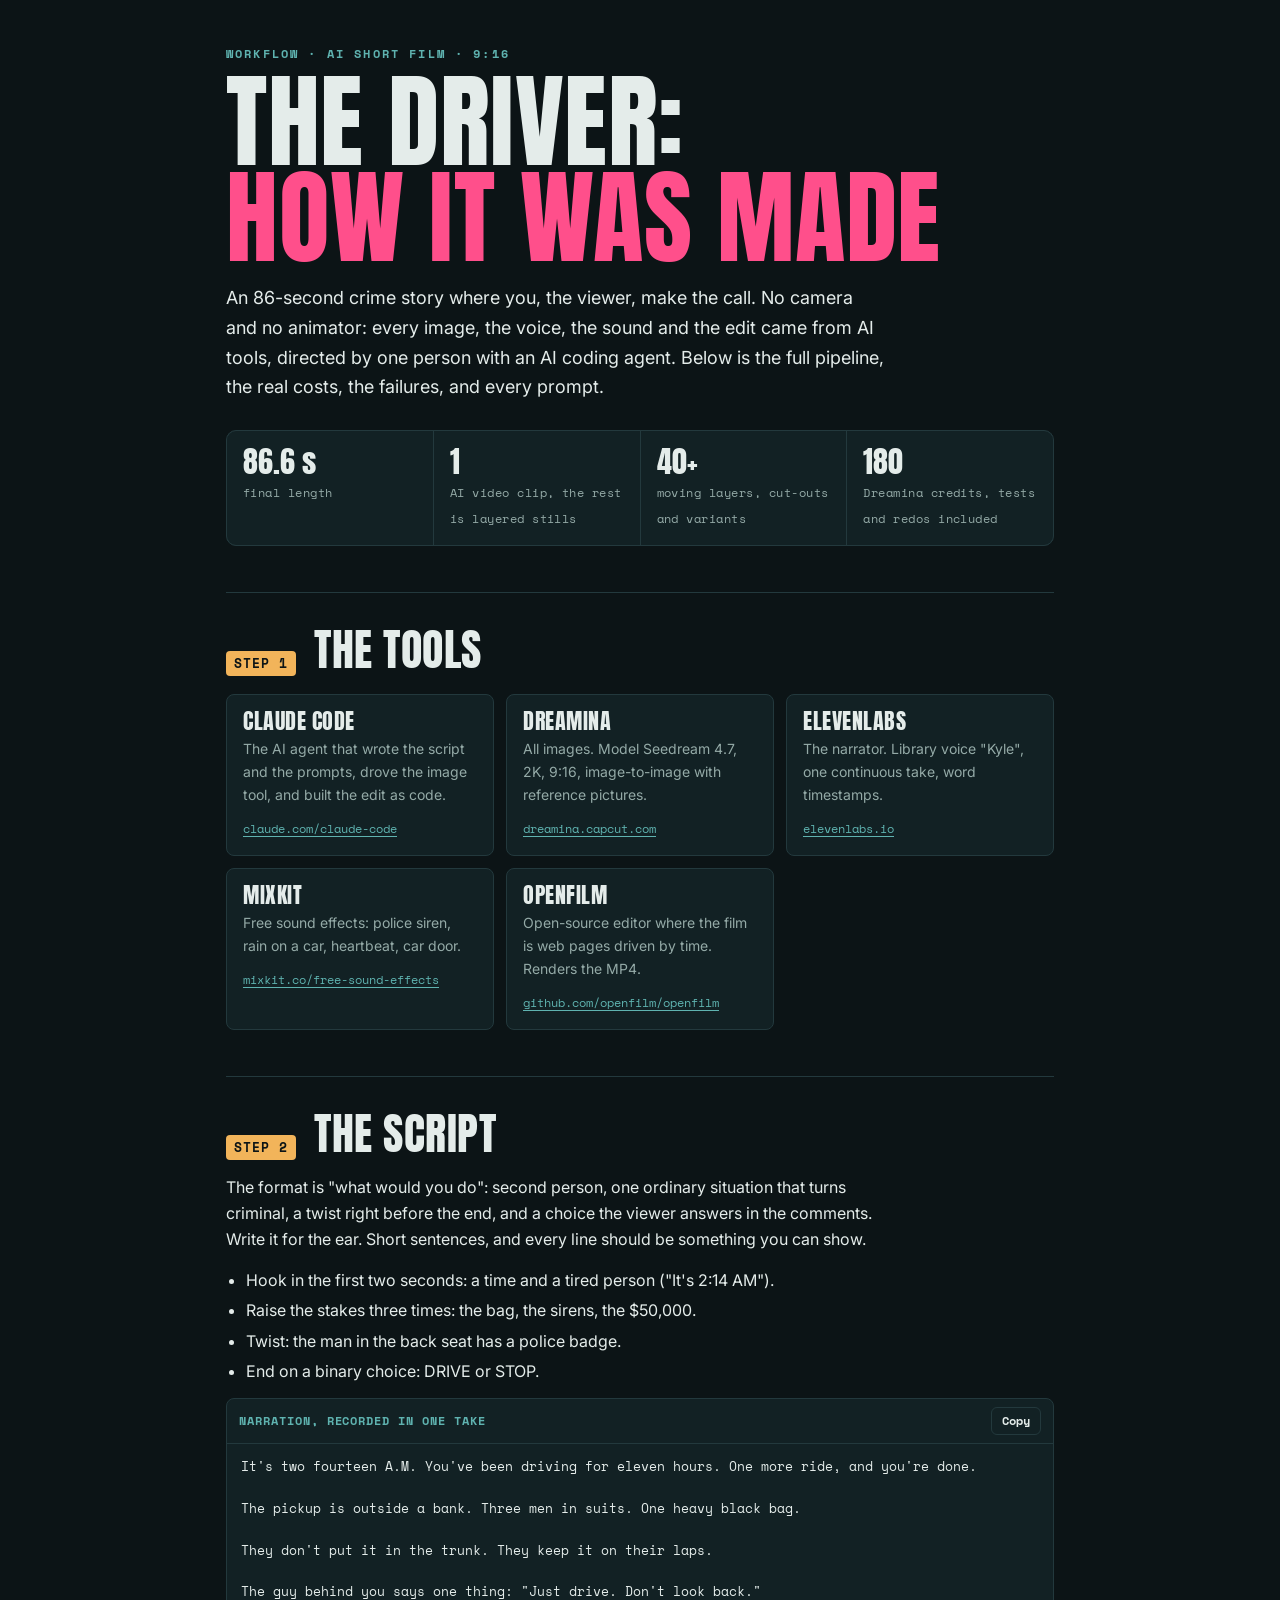
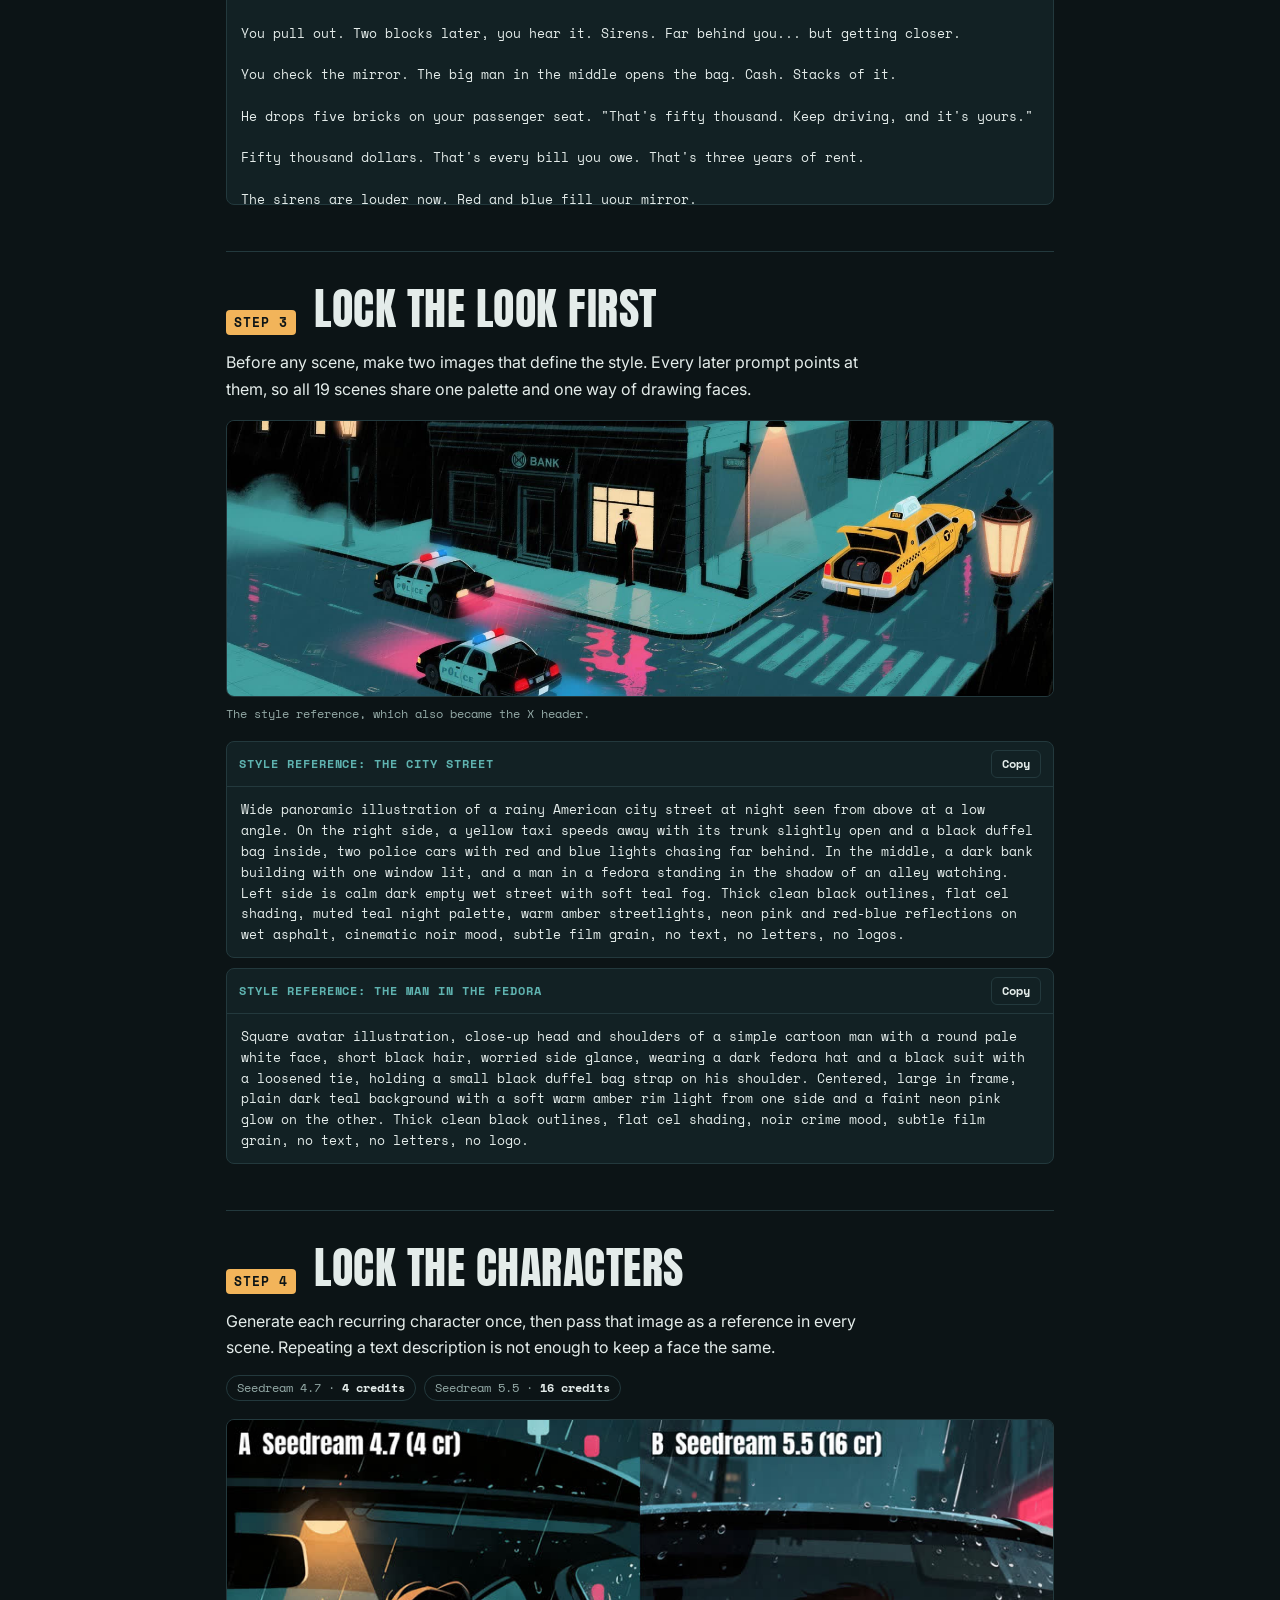
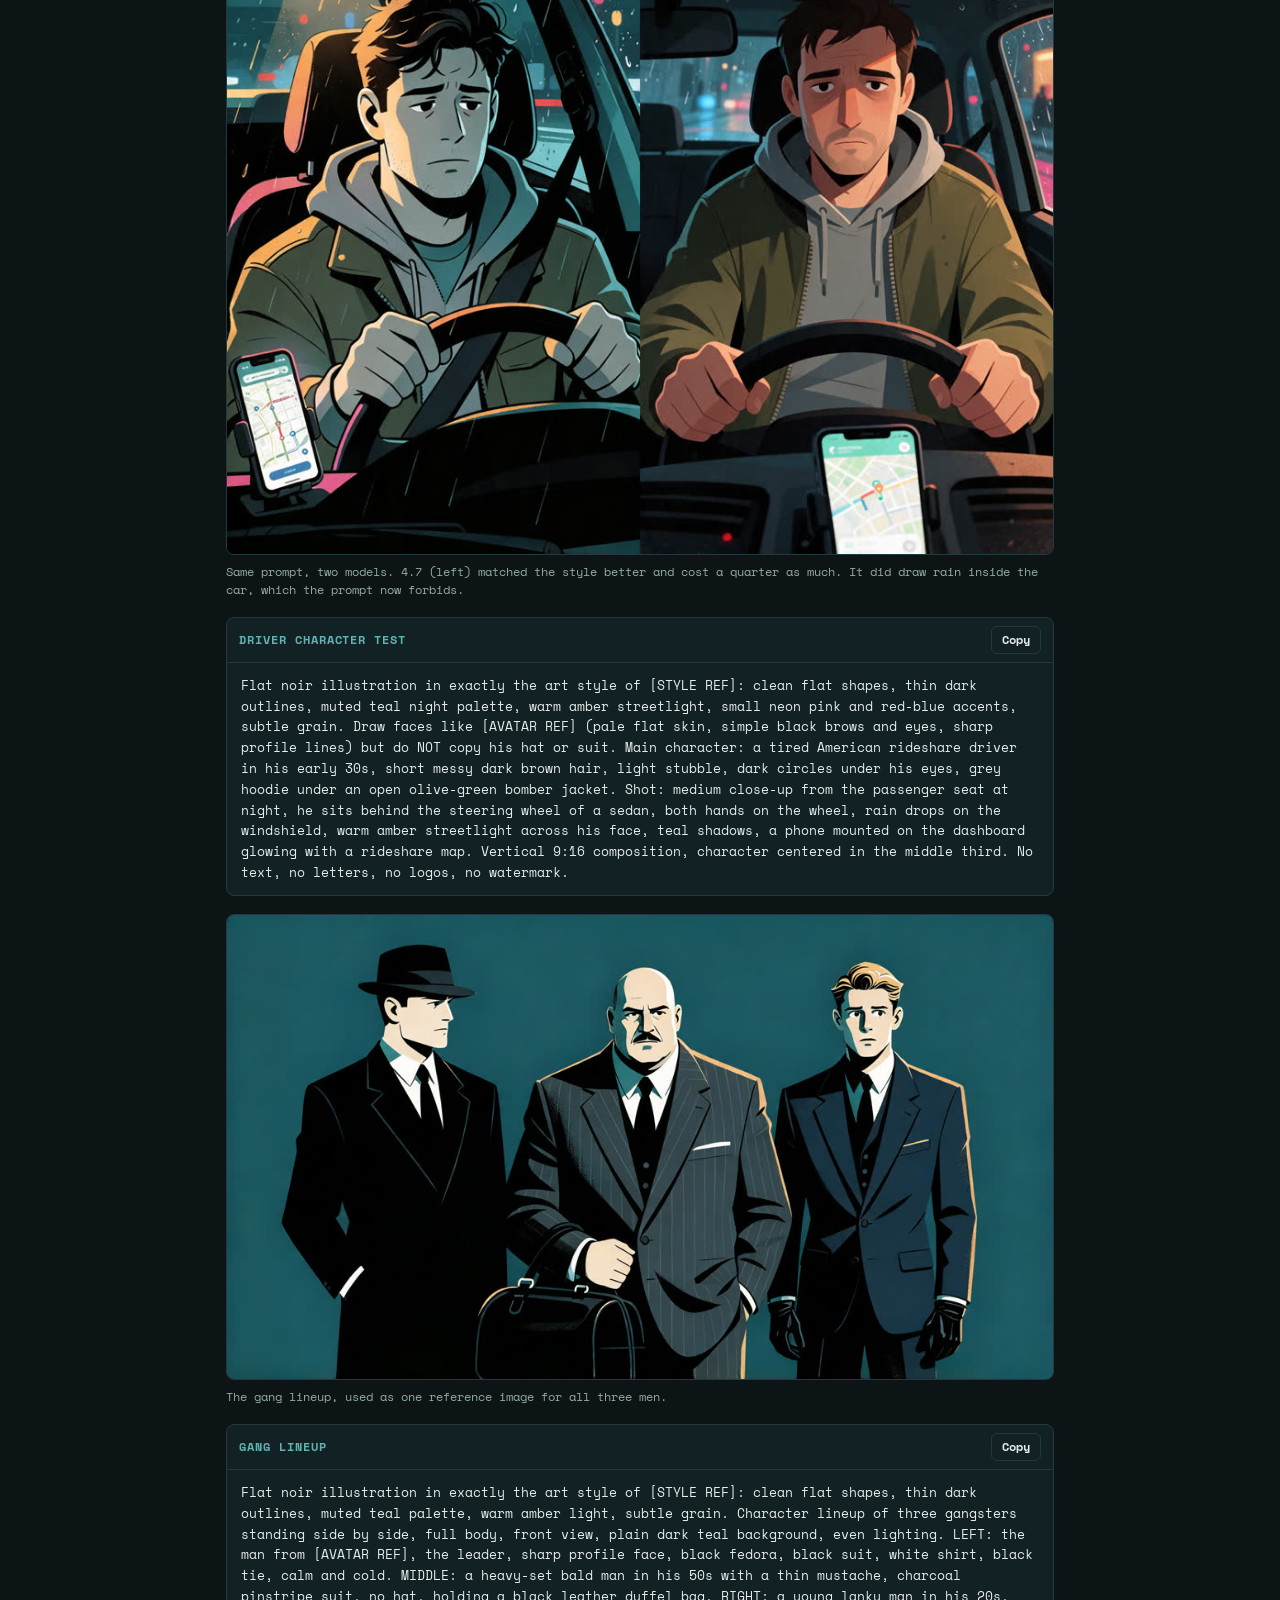
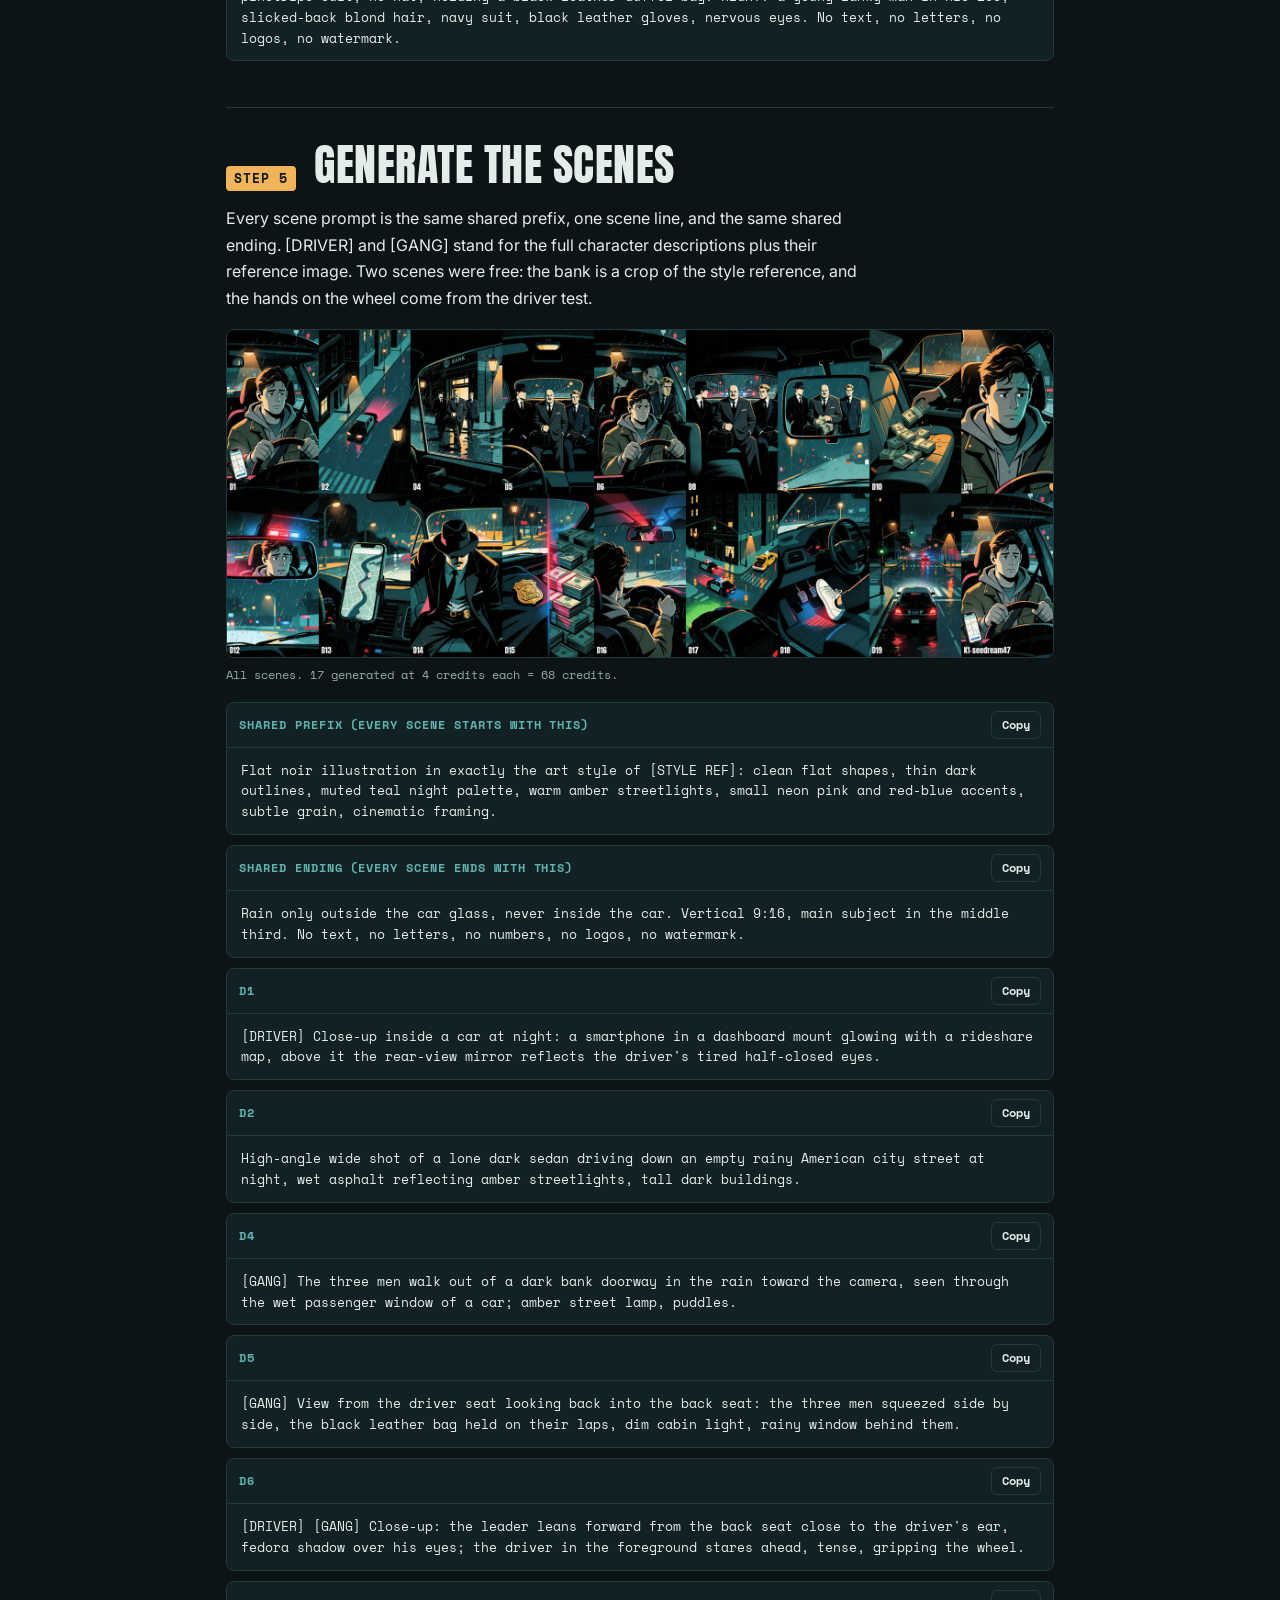
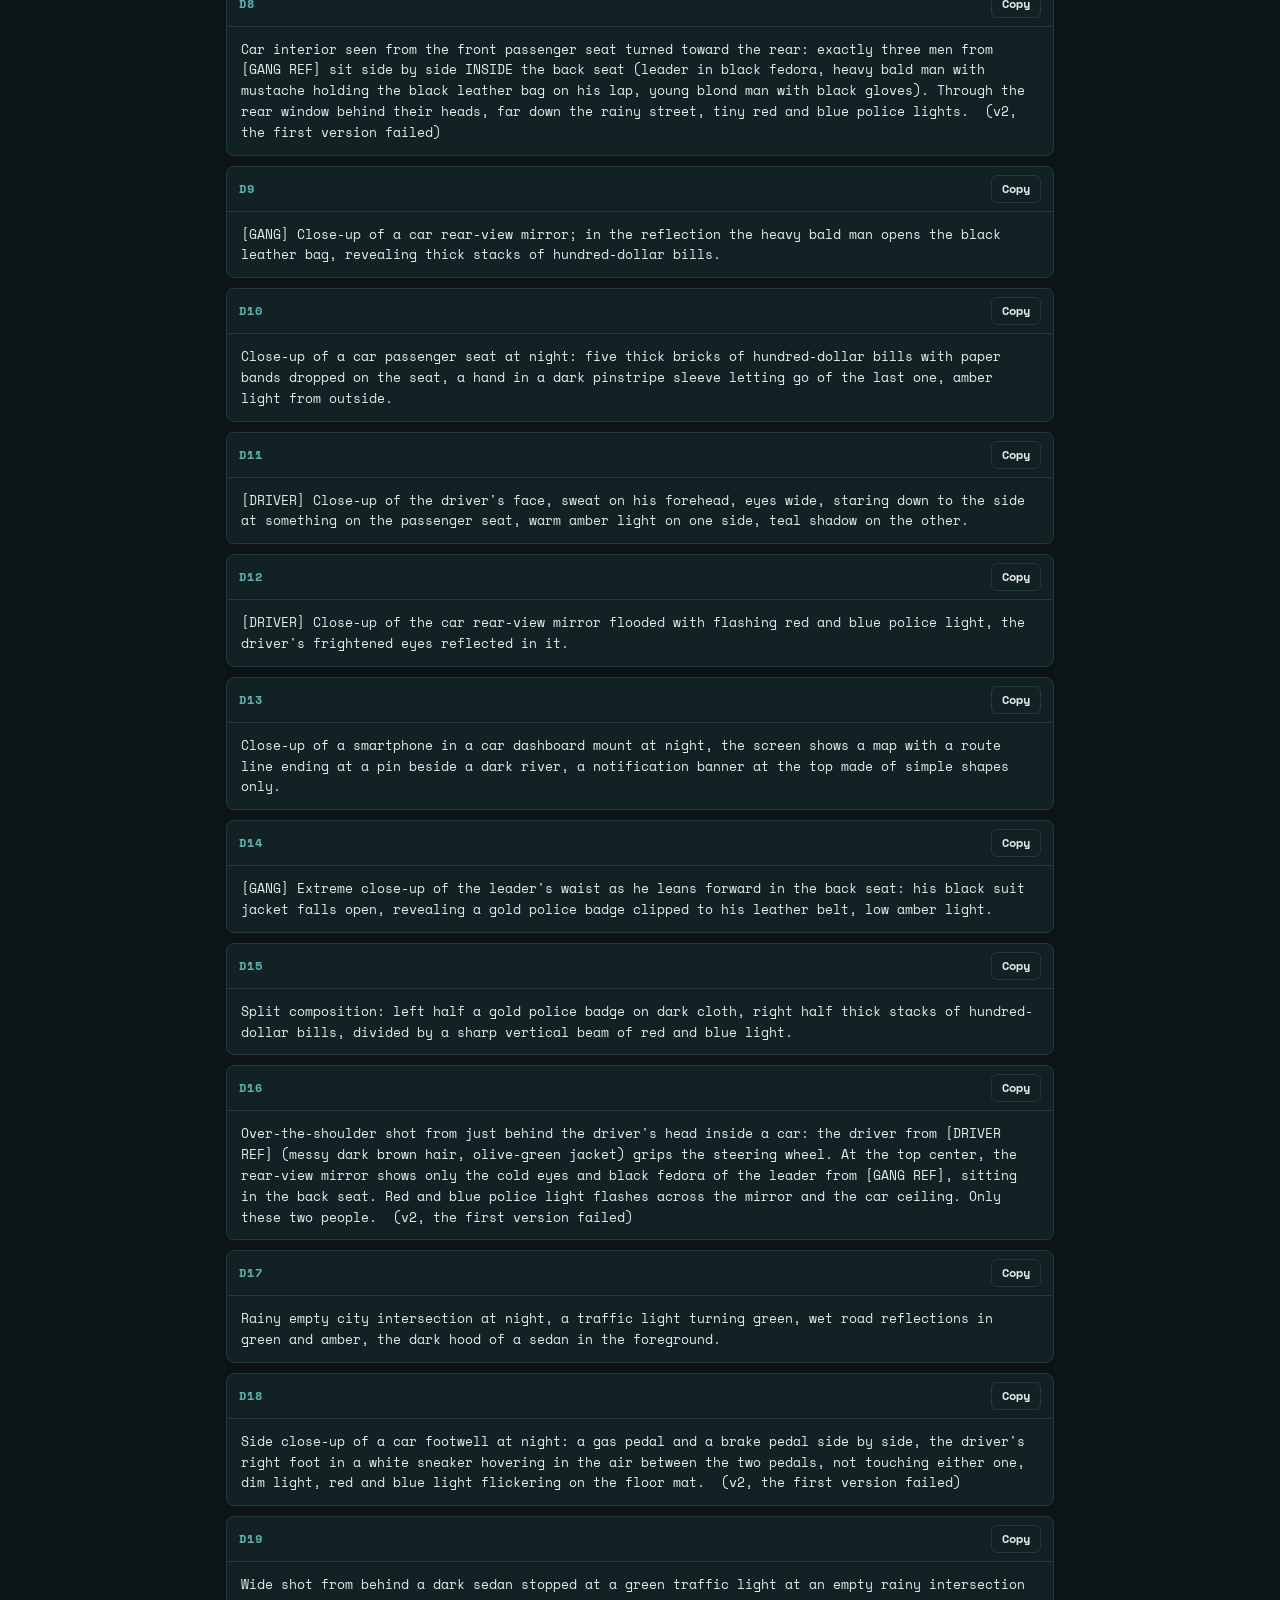
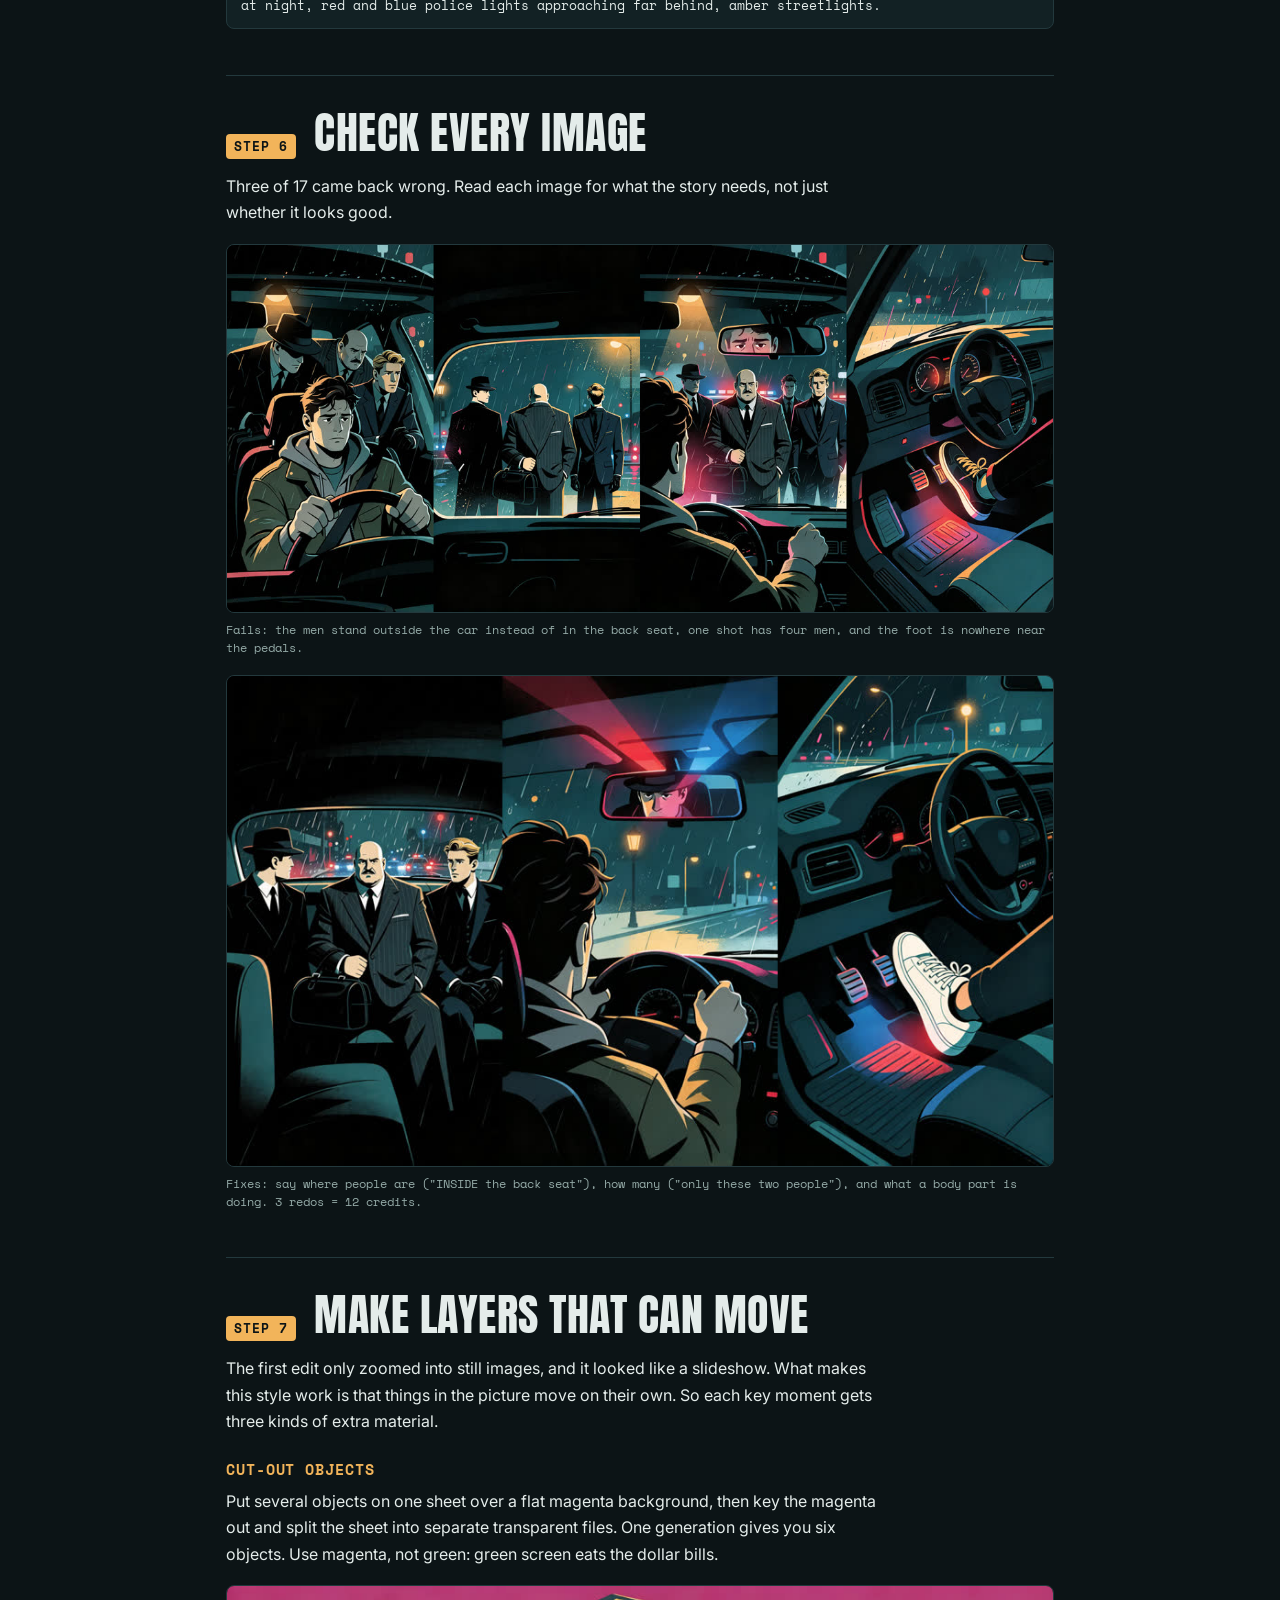
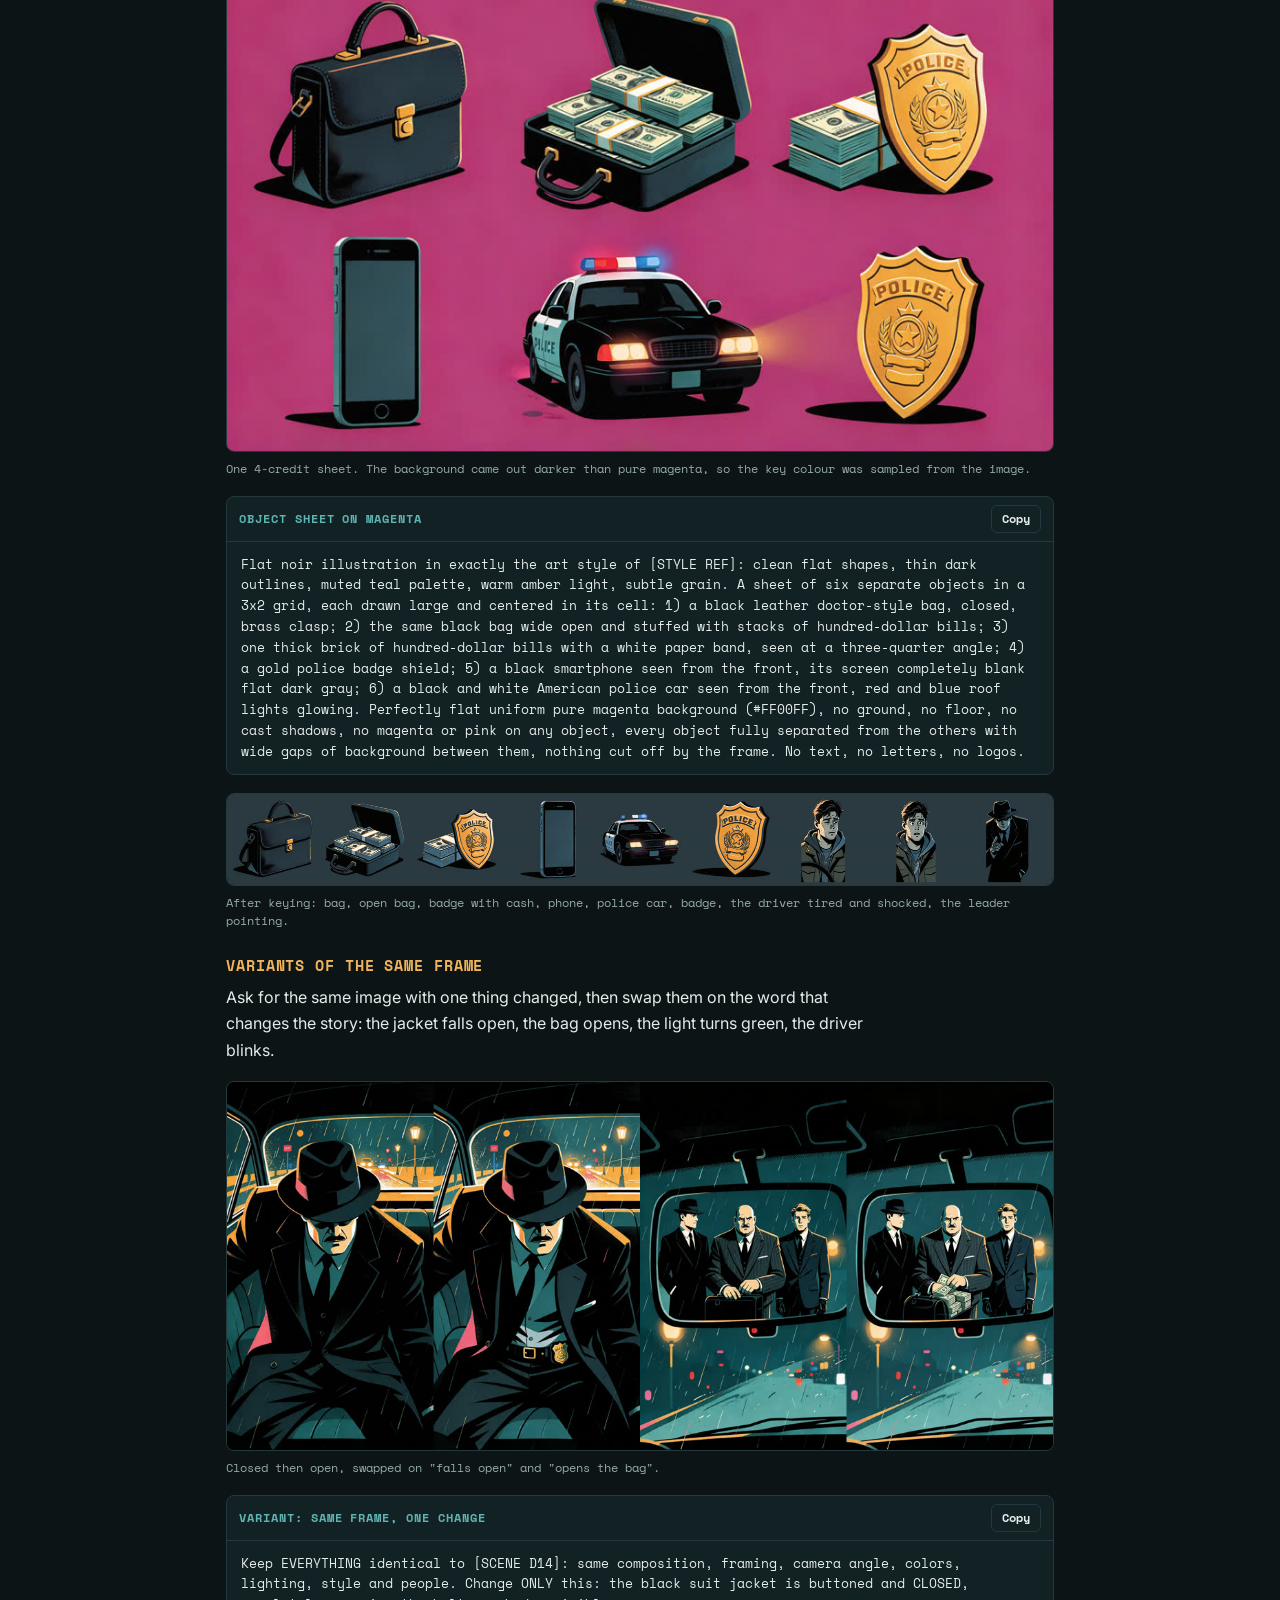
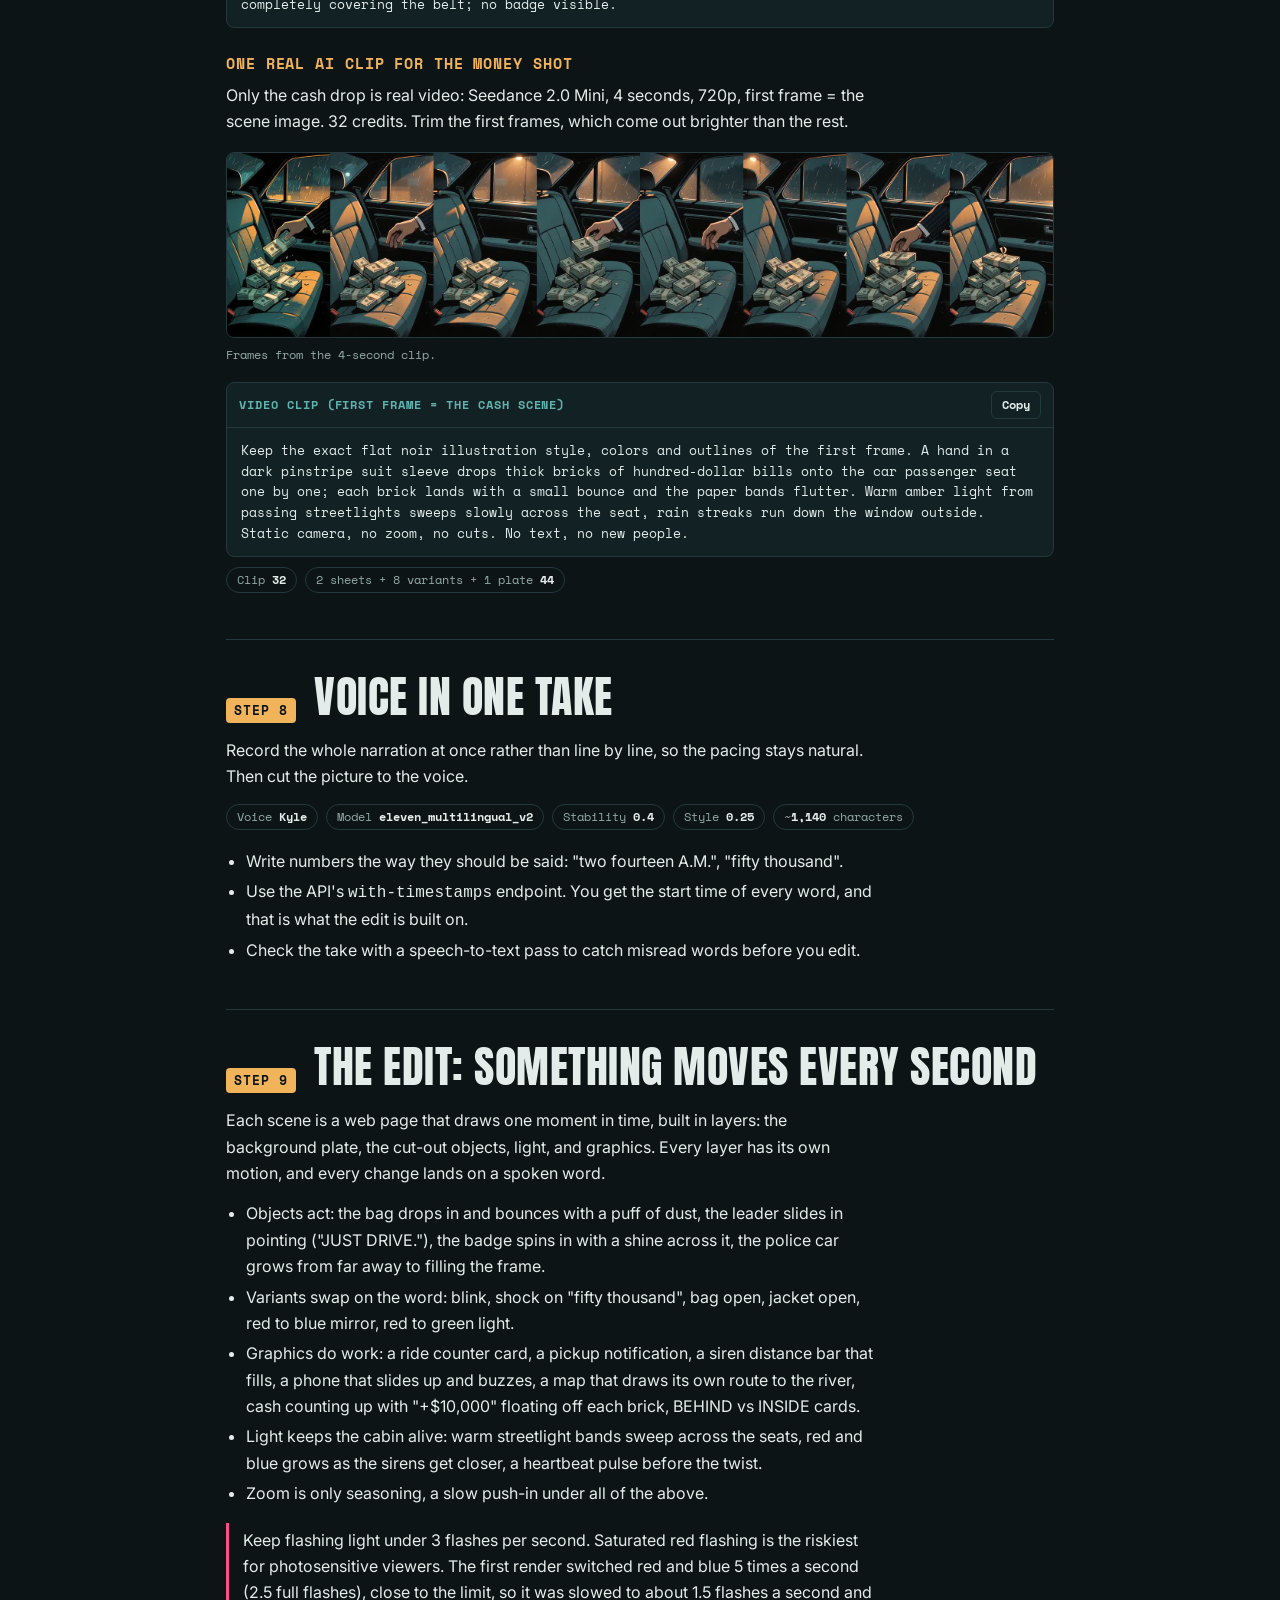
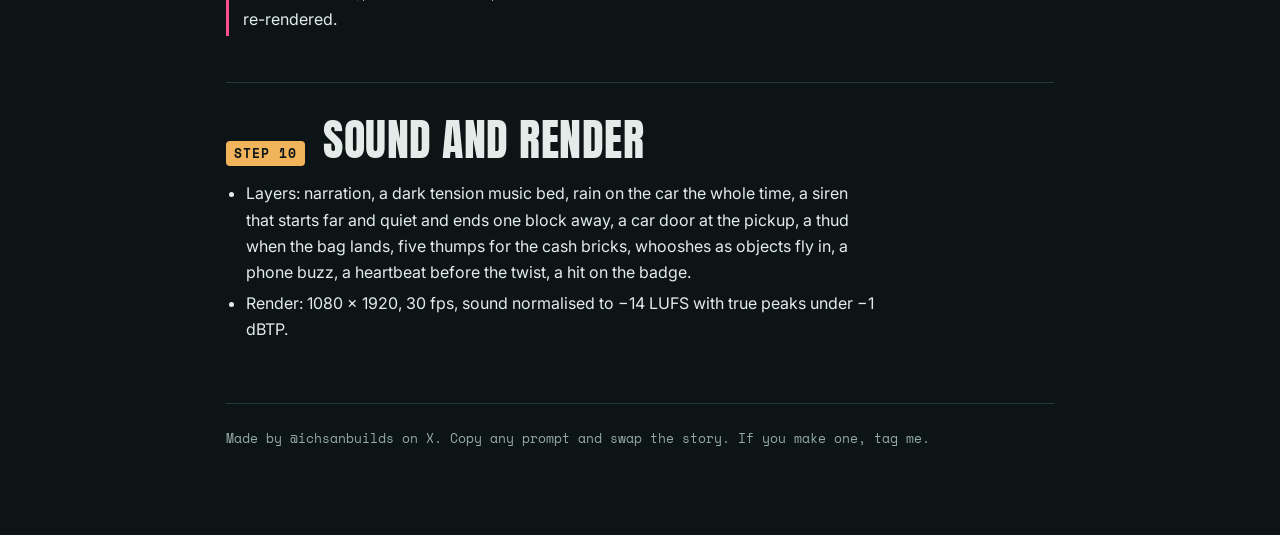
<file: the-driver/index.html>
<!doctype html>
<html lang="en">
<head>
<meta charset="utf-8">
<meta name="viewport" content="width=device-width, initial-scale=1, viewport-fit=cover">
</head>
<body>
<title>The Driver Workflow</title>
<meta name="claude:viewport-fit-sides" content="cover">
<link rel="preconnect" href="https://fonts.googleapis.com">
<link rel="stylesheet" href="https://fonts.googleapis.com/css2?family=Anton&family=Inter:wght@400;500;600;700&family=Space+Mono:wght@400;700&display=swap">
<style>
/* Layout: one reading column like a production notebook; each step = a "slate" with its tool, cost and output. Single dark noir look (matches the film), chosen on purpose. */
:root {
  --bg: #0c1416; --panel: #122124; --line: #23393d; --fg: #e4ecea; --muted: #94aaa7;
  --teal: #5fb3b0; --amber: #f2b45a; --pink: #ff4f8b; --green: #3ccf91; --red: #ff3b5c;
  --display: "Anton", "Impact", "Arial Narrow", sans-serif;
  --body: "Inter", system-ui, -apple-system, "Segoe UI", sans-serif;
  --mono: "Space Mono", ui-monospace, "SFMono-Regular", Menlo, monospace;
  color-scheme: dark;
}
* { box-sizing: border-box; }
body { background: var(--bg); color: var(--fg); font: 16px/1.65 var(--body); }
.wrap { max-width: 860px; margin: 0 auto; padding-block: 40px 80px;
  padding-left: max(16px, env(safe-area-inset-left, 0px)); padding-right: max(16px, env(safe-area-inset-right, 0px)); }
.eyebrow { font: 700 12px/1 var(--mono); letter-spacing: .18em; text-transform: uppercase; color: var(--teal); }
h1 { font: 400 clamp(54px, 11vw, 104px)/.92 var(--display); letter-spacing: .5px; margin: 14px 0 18px; text-wrap: balance; text-transform: uppercase; }
h1 em { font-style: normal; color: var(--pink); }
h2 { font: 400 clamp(30px, 6vw, 44px)/1 var(--display); text-transform: uppercase; letter-spacing: .5px; margin: 0; text-wrap: balance; }
h3 { font: 700 15px/1.3 var(--mono); letter-spacing: .06em; text-transform: uppercase; color: var(--amber); margin: 26px 0 8px; }
p { margin: 0 0 14px; max-width: 65ch; }
.lead { font-size: 18px; color: var(--fg); max-width: 60ch; }
a { color: var(--teal); text-underline-offset: 3px; }
a:focus-visible, button:focus-visible { outline: 2px solid var(--amber); outline-offset: 2px; }
.stats { display: grid; grid-template-columns: repeat(auto-fit, minmax(150px, 1fr)); gap: 1px; background: var(--line); border: 1px solid var(--line); border-radius: 10px; overflow: hidden; margin: 28px 0 10px; }
.stats div { background: var(--panel); padding: 14px 16px; min-width: 0; }
.stats b { display: block; font: 400 30px/1.1 var(--display); color: var(--fg); font-variant-numeric: tabular-nums; }
.stats span { font: 400 12px/1.3 var(--mono); color: var(--muted); letter-spacing: .04em; }
.slate { border-top: 1px solid var(--line); padding-top: 34px; margin-top: 46px; }
.slate-head { display: flex; flex-wrap: wrap; align-items: baseline; gap: 10px 18px; margin-bottom: 14px; }
.take { font: 700 13px/1 var(--mono); color: var(--bg); background: var(--amber); border-radius: 4px; padding: 6px 8px; letter-spacing: .08em; }
.meta { display: flex; flex-wrap: wrap; gap: 8px; margin: 4px 0 18px; }
.meta span { font: 400 12px/1 var(--mono); border: 1px solid var(--line); border-radius: 999px; padding: 6px 10px; color: var(--muted); }
.meta span b { color: var(--fg); font-weight: 700; }
figure { margin: 18px 0; }
figure img { display: block; width: 100%; border-radius: 8px; border: 1px solid var(--line); }
figcaption { font: 400 12px/1.5 var(--mono); color: var(--muted); margin-top: 8px; }
.prompt { border: 1px solid var(--line); border-radius: 8px; background: var(--panel); margin: 10px 0; min-width: 0; }
.ph { display: flex; justify-content: space-between; align-items: center; gap: 10px; padding: 8px 12px; border-bottom: 1px solid var(--line); }
.ph span { font: 700 12px/1 var(--mono); letter-spacing: .08em; color: var(--teal); text-transform: uppercase; }
.copy { font: 700 12px/1 var(--mono); background: transparent; color: var(--fg); border: 1px solid var(--line); border-radius: 6px; padding: 7px 10px; cursor: pointer; }
.copy:hover { border-color: var(--teal); }
.copy.done { color: var(--green); border-color: var(--green); }
pre { margin: 0; padding: 12px 14px; white-space: pre-wrap; word-break: break-word; font: 400 13px/1.6 var(--mono); color: var(--fg); max-height: 360px; overflow: auto; }
.scenes .prompt pre { max-height: none; }
ul.tight { margin: 0 0 14px; padding-left: 20px; max-width: 65ch; }
ul.tight li { margin: 4px 0; }
.note { border-left: 3px solid var(--pink); padding: 4px 0 4px 14px; color: var(--fg); margin: 16px 0; max-width: 65ch; }
.tools { display: grid; grid-template-columns: repeat(auto-fit, minmax(230px, 1fr)); gap: 12px; margin-top: 18px; }
.tool { border: 1px solid var(--line); border-radius: 8px; padding: 14px 16px; background: var(--panel); min-width: 0; }
.tool b { display: block; font: 400 22px/1.1 var(--display); text-transform: uppercase; letter-spacing: .5px; margin-bottom: 4px; }
.tool span { font-size: 14px; color: var(--muted); display: block; margin-bottom: 8px; }
.tool a { font: 400 12px/1.4 var(--mono); word-break: break-all; }
footer { margin-top: 60px; border-top: 1px solid var(--line); padding-top: 24px; font: 400 13px/1.6 var(--mono); color: var(--muted); }
@media (prefers-reduced-motion: reduce) { * { transition: none !important; } }
</style>

<div class="wrap">
  <div class="eyebrow">Workflow · AI short film · 9:16</div>
  <h1>The Driver:<br><em>how it was made</em></h1>
  <p class="lead">An 86-second crime story where you, the viewer, make the call. No camera and no animator: every image, the voice, the sound and the edit came from AI tools, directed by one person with an AI coding agent. Below is the full pipeline, the real costs, the failures, and every prompt.</p>

  <div class="stats">
    <div><b>86.6 s</b><span>final length</span></div>
    <div><b>1</b><span>AI video clip, the rest is layered stills</span></div>
    <div><b>40+</b><span>moving layers, cut-outs and variants</span></div>
    <div><b>180</b><span>Dreamina credits, tests and redos included</span></div>
  </div>

  <section class="slate">
    <div class="slate-head"><span class="take">STEP 1</span><h2>The tools</h2></div>
    <div class="tools">
      <div class="tool"><b>Claude Code</b><span>The AI agent that wrote the script and the prompts, drove the image tool, and built the edit as code.</span><a href="https://claude.com/claude-code">claude.com/claude-code</a></div>
      <div class="tool"><b>Dreamina</b><span>All images. Model Seedream 4.7, 2K, 9:16, image-to-image with reference pictures.</span><a href="https://dreamina.capcut.com">dreamina.capcut.com</a></div>
      <div class="tool"><b>ElevenLabs</b><span>The narrator. Library voice "Kyle", one continuous take, word timestamps.</span><a href="https://elevenlabs.io">elevenlabs.io</a></div>
      <div class="tool"><b>Mixkit</b><span>Free sound effects: police siren, rain on a car, heartbeat, car door.</span><a href="https://mixkit.co/free-sound-effects/">mixkit.co/free-sound-effects</a></div>
      <div class="tool"><b>OpenFilm</b><span>Open-source editor where the film is web pages driven by time. Renders the MP4.</span><a href="https://github.com/openfilm/openfilm">github.com/openfilm/openfilm</a></div>
    </div>
  </section>

  <section class="slate">
    <div class="slate-head"><span class="take">STEP 2</span><h2>The script</h2></div>
    <p>The format is "what would you do": second person, one ordinary situation that turns criminal, a twist right before the end, and a choice the viewer answers in the comments. Write it for the ear. Short sentences, and every line should be something you can show.</p>
    <ul class="tight">
      <li>Hook in the first two seconds: a time and a tired person ("It's 2:14 AM").</li>
      <li>Raise the stakes three times: the bag, the sirens, the $50,000.</li>
      <li>Twist: the man in the back seat has a police badge.</li>
      <li>End on a binary choice: DRIVE or STOP.</li>
    </ul>
    <div class="prompt"><div class="ph"><span>Narration, recorded in one take</span><button type="button" class="copy" data-for="p-script">Copy</button></div><pre id="p-script">It&#x27;s two fourteen A.M. You&#x27;ve been driving for eleven hours. One more ride, and you&#x27;re done.

The pickup is outside a bank. Three men in suits. One heavy black bag.

They don&#x27;t put it in the trunk. They keep it on their laps.

The guy behind you says one thing: &quot;Just drive. Don&#x27;t look back.&quot;

You pull out. Two blocks later, you hear it. Sirens. Far behind you... but getting closer.

You check the mirror. The big man in the middle opens the bag. Cash. Stacks of it.

He drops five bricks on your passenger seat. &quot;That&#x27;s fifty thousand. Keep driving, and it&#x27;s yours.&quot;

Fifty thousand dollars. That&#x27;s every bill you owe. That&#x27;s three years of rent.

The sirens are louder now. Red and blue fill your mirror.

Your phone buzzes. Rider changed destination. The new stop: an empty parking lot by the river.

Then you see it. The man behind you leans forward, and his jacket falls open. Clipped to his belt... is a police badge.

A dirty cop? Or a setup?

If you stop now... who scares you more? The cops behind you... or the cop inside your car?

The light turns green. The sirens are one block away.

Drive... or stop?

Comment DRIVE, or STOP.</pre></div>
  </section>

  <section class="slate">
    <div class="slate-head"><span class="take">STEP 3</span><h2>Lock the look first</h2></div>
    <p>Before any scene, make two images that define the style. Every later prompt points at them, so all 19 scenes share one palette and one way of drawing faces.</p>
    <figure><img src="img/style-ref.jpg" alt="Noir illustration of a rainy street with a bank, a man in a fedora, a taxi and police cars" loading="lazy"><figcaption>The style reference, which also became the X header.</figcaption></figure>
    <div class="prompt"><div class="ph"><span>Style reference: the city street</span><button type="button" class="copy" data-for="p-header">Copy</button></div><pre id="p-header">Wide panoramic illustration of a rainy American city street at night seen from above at a low angle. On the right side, a yellow taxi speeds away with its trunk slightly open and a black duffel bag inside, two police cars with red and blue lights chasing far behind. In the middle, a dark bank building with one window lit, and a man in a fedora standing in the shadow of an alley watching. Left side is calm dark empty wet street with soft teal fog. Thick clean black outlines, flat cel shading, muted teal night palette, warm amber streetlights, neon pink and red-blue reflections on wet asphalt, cinematic noir mood, subtle film grain, no text, no letters, no logos.</pre></div>
    <div class="prompt"><div class="ph"><span>Style reference: the man in the fedora</span><button type="button" class="copy" data-for="p-avatar">Copy</button></div><pre id="p-avatar">Square avatar illustration, close-up head and shoulders of a simple cartoon man with a round pale white face, short black hair, worried side glance, wearing a dark fedora hat and a black suit with a loosened tie, holding a small black duffel bag strap on his shoulder. Centered, large in frame, plain dark teal background with a soft warm amber rim light from one side and a faint neon pink glow on the other. Thick clean black outlines, flat cel shading, noir crime mood, subtle film grain, no text, no letters, no logo.</pre></div>
  </section>

  <section class="slate">
    <div class="slate-head"><span class="take">STEP 4</span><h2>Lock the characters</h2></div>
    <p>Generate each recurring character once, then pass that image as a reference in every scene. Repeating a text description is not enough to keep a face the same.</p>
    <div class="meta"><span>Seedream 4.7 · <b>4 credits</b></span><span>Seedream 5.5 · <b>16 credits</b></span></div>
    <figure><img src="img/driver-test.jpg" alt="Two versions of a tired driver at the wheel, Seedream 4.7 on the left and 5.5 on the right" loading="lazy"><figcaption>Same prompt, two models. 4.7 (left) matched the style better and cost a quarter as much. It did draw rain inside the car, which the prompt now forbids.</figcaption></figure>
    <div class="prompt"><div class="ph"><span>Driver character test</span><button type="button" class="copy" data-for="p-k1">Copy</button></div><pre id="p-k1">Flat noir illustration in exactly the art style of [STYLE REF]: clean flat shapes, thin dark outlines, muted teal night palette, warm amber streetlight, small neon pink and red-blue accents, subtle grain. Draw faces like [AVATAR REF] (pale flat skin, simple black brows and eyes, sharp profile lines) but do NOT copy his hat or suit. Main character: a tired American rideshare driver in his early 30s, short messy dark brown hair, light stubble, dark circles under his eyes, grey hoodie under an open olive-green bomber jacket. Shot: medium close-up from the passenger seat at night, he sits behind the steering wheel of a sedan, both hands on the wheel, rain drops on the windshield, warm amber streetlight across his face, teal shadows, a phone mounted on the dashboard glowing with a rideshare map. Vertical 9:16 composition, character centered in the middle third. No text, no letters, no logos, no watermark.</pre></div>
    <figure><img src="img/gang.jpg" alt="Three gangsters in suits: a leader in a fedora, a bald man with a mustache holding a bag, a young blond man in gloves" loading="lazy"><figcaption>The gang lineup, used as one reference image for all three men.</figcaption></figure>
    <div class="prompt"><div class="ph"><span>Gang lineup</span><button type="button" class="copy" data-for="p-m1">Copy</button></div><pre id="p-m1">Flat noir illustration in exactly the art style of [STYLE REF]: clean flat shapes, thin dark outlines, muted teal palette, warm amber light, subtle grain. Character lineup of three gangsters standing side by side, full body, front view, plain dark teal background, even lighting. LEFT: the man from [AVATAR REF], the leader, sharp profile face, black fedora, black suit, white shirt, black tie, calm and cold. MIDDLE: a heavy-set bald man in his 50s with a thin mustache, charcoal pinstripe suit, no hat, holding a black leather duffel bag. RIGHT: a young lanky man in his 20s, slicked-back blond hair, navy suit, black leather gloves, nervous eyes. No text, no letters, no logos, no watermark.</pre></div>
  </section>

  <section class="slate scenes">
    <div class="slate-head"><span class="take">STEP 5</span><h2>Generate the scenes</h2></div>
    <p>Every scene prompt is the same shared prefix, one scene line, and the same shared ending. [DRIVER] and [GANG] stand for the full character descriptions plus their reference image. Two scenes were free: the bank is a crop of the style reference, and the hands on the wheel come from the driver test.</p>
    <figure><img src="img/all-scenes.jpg" alt="Contact sheet of all 18 scene images" loading="lazy"><figcaption>All scenes. 17 generated at 4 credits each = 68 credits.</figcaption></figure>
    <div class="prompt"><div class="ph"><span>Shared prefix (every scene starts with this)</span><button type="button" class="copy" data-for="p-style">Copy</button></div><pre id="p-style">Flat noir illustration in exactly the art style of [STYLE REF]: clean flat shapes, thin dark outlines, muted teal night palette, warm amber streetlights, small neon pink and red-blue accents, subtle grain, cinematic framing.</pre></div>
    <div class="prompt"><div class="ph"><span>Shared ending (every scene ends with this)</span><button type="button" class="copy" data-for="p-end">Copy</button></div><pre id="p-end">Rain only outside the car glass, never inside the car. Vertical 9:16, main subject in the middle third. No text, no letters, no numbers, no logos, no watermark.</pre></div>
    <div class="prompt"><div class="ph"><span>D1</span><button type="button" class="copy" data-for="p-d1">Copy</button></div><pre id="p-d1">[DRIVER] Close-up inside a car at night: a smartphone in a dashboard mount glowing with a rideshare map, above it the rear-view mirror reflects the driver&#x27;s tired half-closed eyes.</pre></div>
<div class="prompt"><div class="ph"><span>D2</span><button type="button" class="copy" data-for="p-d2">Copy</button></div><pre id="p-d2">High-angle wide shot of a lone dark sedan driving down an empty rainy American city street at night, wet asphalt reflecting amber streetlights, tall dark buildings.</pre></div>
<div class="prompt"><div class="ph"><span>D4</span><button type="button" class="copy" data-for="p-d4">Copy</button></div><pre id="p-d4">[GANG] The three men walk out of a dark bank doorway in the rain toward the camera, seen through the wet passenger window of a car; amber street lamp, puddles.</pre></div>
<div class="prompt"><div class="ph"><span>D5</span><button type="button" class="copy" data-for="p-d5">Copy</button></div><pre id="p-d5">[GANG] View from the driver seat looking back into the back seat: the three men squeezed side by side, the black leather bag held on their laps, dim cabin light, rainy window behind them.</pre></div>
<div class="prompt"><div class="ph"><span>D6</span><button type="button" class="copy" data-for="p-d6">Copy</button></div><pre id="p-d6">[DRIVER] [GANG] Close-up: the leader leans forward from the back seat close to the driver&#x27;s ear, fedora shadow over his eyes; the driver in the foreground stares ahead, tense, gripping the wheel.</pre></div>
<div class="prompt"><div class="ph"><span>D8</span><button type="button" class="copy" data-for="p-d8">Copy</button></div><pre id="p-d8">Car interior seen from the front passenger seat turned toward the rear: exactly three men from [GANG REF] sit side by side INSIDE the back seat (leader in black fedora, heavy bald man with mustache holding the black leather bag on his lap, young blond man with black gloves). Through the rear window behind their heads, far down the rainy street, tiny red and blue police lights.  (v2, the first version failed)</pre></div>
<div class="prompt"><div class="ph"><span>D9</span><button type="button" class="copy" data-for="p-d9">Copy</button></div><pre id="p-d9">[GANG] Close-up of a car rear-view mirror; in the reflection the heavy bald man opens the black leather bag, revealing thick stacks of hundred-dollar bills.</pre></div>
<div class="prompt"><div class="ph"><span>D10</span><button type="button" class="copy" data-for="p-d10">Copy</button></div><pre id="p-d10">Close-up of a car passenger seat at night: five thick bricks of hundred-dollar bills with paper bands dropped on the seat, a hand in a dark pinstripe sleeve letting go of the last one, amber light from outside.</pre></div>
<div class="prompt"><div class="ph"><span>D11</span><button type="button" class="copy" data-for="p-d11">Copy</button></div><pre id="p-d11">[DRIVER] Close-up of the driver&#x27;s face, sweat on his forehead, eyes wide, staring down to the side at something on the passenger seat, warm amber light on one side, teal shadow on the other.</pre></div>
<div class="prompt"><div class="ph"><span>D12</span><button type="button" class="copy" data-for="p-d12">Copy</button></div><pre id="p-d12">[DRIVER] Close-up of the car rear-view mirror flooded with flashing red and blue police light, the driver&#x27;s frightened eyes reflected in it.</pre></div>
<div class="prompt"><div class="ph"><span>D13</span><button type="button" class="copy" data-for="p-d13">Copy</button></div><pre id="p-d13">Close-up of a smartphone in a car dashboard mount at night, the screen shows a map with a route line ending at a pin beside a dark river, a notification banner at the top made of simple shapes only.</pre></div>
<div class="prompt"><div class="ph"><span>D14</span><button type="button" class="copy" data-for="p-d14">Copy</button></div><pre id="p-d14">[GANG] Extreme close-up of the leader&#x27;s waist as he leans forward in the back seat: his black suit jacket falls open, revealing a gold police badge clipped to his leather belt, low amber light.</pre></div>
<div class="prompt"><div class="ph"><span>D15</span><button type="button" class="copy" data-for="p-d15">Copy</button></div><pre id="p-d15">Split composition: left half a gold police badge on dark cloth, right half thick stacks of hundred-dollar bills, divided by a sharp vertical beam of red and blue light.</pre></div>
<div class="prompt"><div class="ph"><span>D16</span><button type="button" class="copy" data-for="p-d16">Copy</button></div><pre id="p-d16">Over-the-shoulder shot from just behind the driver&#x27;s head inside a car: the driver from [DRIVER REF] (messy dark brown hair, olive-green jacket) grips the steering wheel. At the top center, the rear-view mirror shows only the cold eyes and black fedora of the leader from [GANG REF], sitting in the back seat. Red and blue police light flashes across the mirror and the car ceiling. Only these two people.  (v2, the first version failed)</pre></div>
<div class="prompt"><div class="ph"><span>D17</span><button type="button" class="copy" data-for="p-d17">Copy</button></div><pre id="p-d17">Rainy empty city intersection at night, a traffic light turning green, wet road reflections in green and amber, the dark hood of a sedan in the foreground.</pre></div>
<div class="prompt"><div class="ph"><span>D18</span><button type="button" class="copy" data-for="p-d18">Copy</button></div><pre id="p-d18">Side close-up of a car footwell at night: a gas pedal and a brake pedal side by side, the driver&#x27;s right foot in a white sneaker hovering in the air between the two pedals, not touching either one, dim light, red and blue light flickering on the floor mat.  (v2, the first version failed)</pre></div>
<div class="prompt"><div class="ph"><span>D19</span><button type="button" class="copy" data-for="p-d19">Copy</button></div><pre id="p-d19">Wide shot from behind a dark sedan stopped at a green traffic light at an empty rainy intersection at night, red and blue police lights approaching far behind, amber streetlights.</pre></div>
  </section>

  <section class="slate">
    <div class="slate-head"><span class="take">STEP 6</span><h2>Check every image</h2></div>
    <p>Three of 17 came back wrong. Read each image for what the story needs, not just whether it looks good.</p>
    <figure><img src="img/fails.jpg" alt="Four failed scenes: men standing outside the car, a misplaced foot" loading="lazy"><figcaption>Fails: the men stand outside the car instead of in the back seat, one shot has four men, and the foot is nowhere near the pedals.</figcaption></figure>
    <figure><img src="img/fixed.jpg" alt="Fixed versions: men inside the back seat, eyes in the mirror, foot between the pedals" loading="lazy"><figcaption>Fixes: say where people are ("INSIDE the back seat"), how many ("only these two people"), and what a body part is doing. 3 redos = 12 credits.</figcaption></figure>
  </section>

  <section class="slate">
    <div class="slate-head"><span class="take">STEP 7</span><h2>Make layers that can move</h2></div>
    <p>The first edit only zoomed into still images, and it looked like a slideshow. What makes this style work is that things in the picture move on their own. So each key moment gets three kinds of extra material.</p>
    <h3>Cut-out objects</h3>
    <p>Put several objects on one sheet over a flat magenta background, then key the magenta out and split the sheet into separate transparent files. One generation gives you six objects. Use magenta, not green: green screen eats the dollar bills.</p>
    <figure><img src="img/sheet.jpg" alt="Sheet of objects on magenta: a bag, an open bag of cash, a badge, a phone, a police car" loading="lazy"><figcaption>One 4-credit sheet. The background came out darker than pure magenta, so the key colour was sampled from the image.</figcaption></figure>
    <div class="prompt"><div class="ph"><span>Object sheet on magenta</span><button type="button" class="copy" data-for="p-sheet">Copy</button></div><pre id="p-sheet">Flat noir illustration in exactly the art style of [STYLE REF]: clean flat shapes, thin dark outlines, muted teal palette, warm amber light, subtle grain. A sheet of six separate objects in a 3x2 grid, each drawn large and centered in its cell: 1) a black leather doctor-style bag, closed, brass clasp; 2) the same black bag wide open and stuffed with stacks of hundred-dollar bills; 3) one thick brick of hundred-dollar bills with a white paper band, seen at a three-quarter angle; 4) a gold police badge shield; 5) a black smartphone seen from the front, its screen completely blank flat dark gray; 6) a black and white American police car seen from the front, red and blue roof lights glowing. Perfectly flat uniform pure magenta background (#FF00FF), no ground, no floor, no cast shadows, no magenta or pink on any object, every object fully separated from the others with wide gaps of background between them, nothing cut off by the frame. No text, no letters, no logos.</pre></div>
    <figure><img src="img/cutouts.jpg" alt="The objects and characters cut out on a dark background" loading="lazy"><figcaption>After keying: bag, open bag, badge with cash, phone, police car, badge, the driver tired and shocked, the leader pointing.</figcaption></figure>
    <h3>Variants of the same frame</h3>
    <p>Ask for the same image with one thing changed, then swap them on the word that changes the story: the jacket falls open, the bag opens, the light turns green, the driver blinks.</p>
    <figure><img src="img/variants.jpg" alt="Pairs of variants: jacket closed and open with badge, bag closed and open in the mirror" loading="lazy"><figcaption>Closed then open, swapped on "falls open" and "opens the bag".</figcaption></figure>
    <div class="prompt"><div class="ph"><span>Variant: same frame, one change</span><button type="button" class="copy" data-for="p-var">Copy</button></div><pre id="p-var">Keep EVERYTHING identical to [SCENE D14]: same composition, framing, camera angle, colors, lighting, style and people. Change ONLY this: the black suit jacket is buttoned and CLOSED, completely covering the belt; no badge visible.</pre></div>
    <h3>One real AI clip for the money shot</h3>
    <p>Only the cash drop is real video: Seedance 2.0 Mini, 4 seconds, 720p, first frame = the scene image. 32 credits. Trim the first frames, which come out brighter than the rest.</p>
    <figure><img src="img/clip.jpg" alt="Frames from the AI clip: a hand stacking bricks of cash on a car seat" loading="lazy"><figcaption>Frames from the 4-second clip.</figcaption></figure>
    <div class="prompt"><div class="ph"><span>Video clip (first frame = the cash scene)</span><button type="button" class="copy" data-for="p-clip">Copy</button></div><pre id="p-clip">Keep the exact flat noir illustration style, colors and outlines of the first frame. A hand in a dark pinstripe suit sleeve drops thick bricks of hundred-dollar bills onto the car passenger seat one by one; each brick lands with a small bounce and the paper bands flutter. Warm amber light from passing streetlights sweeps slowly across the seat, rain streaks run down the window outside. Static camera, no zoom, no cuts. No text, no new people.</pre></div>
    <div class="meta"><span>Clip <b>32</b></span><span>2 sheets + 8 variants + 1 plate <b>44</b></span></div>
  </section>

  <section class="slate">
    <div class="slate-head"><span class="take">STEP 8</span><h2>Voice in one take</h2></div>
    <p>Record the whole narration at once rather than line by line, so the pacing stays natural. Then cut the picture to the voice.</p>
    <div class="meta"><span>Voice <b>Kyle</b></span><span>Model <b>eleven_multilingual_v2</b></span><span>Stability <b>0.4</b></span><span>Style <b>0.25</b></span><span>~<b>1,140</b> characters</span></div>
    <ul class="tight">
      <li>Write numbers the way they should be said: "two fourteen A.M.", "fifty thousand".</li>
      <li>Use the API's <code>with-timestamps</code> endpoint. You get the start time of every word, and that is what the edit is built on.</li>
      <li>Check the take with a speech-to-text pass to catch misread words before you edit.</li>
    </ul>
  </section>

  <section class="slate">
    <div class="slate-head"><span class="take">STEP 9</span><h2>The edit: something moves every second</h2></div>
    <p>Each scene is a web page that draws one moment in time, built in layers: the background plate, the cut-out objects, light, and graphics. Every layer has its own motion, and every change lands on a spoken word.</p>
    <ul class="tight">
      <li>Objects act: the bag drops in and bounces with a puff of dust, the leader slides in pointing ("JUST DRIVE."), the badge spins in with a shine across it, the police car grows from far away to filling the frame.</li>
      <li>Variants swap on the word: blink, shock on "fifty thousand", bag open, jacket open, red to blue mirror, red to green light.</li>
      <li>Graphics do work: a ride counter card, a pickup notification, a siren distance bar that fills, a phone that slides up and buzzes, a map that draws its own route to the river, cash counting up with "+$10,000" floating off each brick, BEHIND vs INSIDE cards.</li>
      <li>Light keeps the cabin alive: warm streetlight bands sweep across the seats, red and blue grows as the sirens get closer, a heartbeat pulse before the twist.</li>
      <li>Zoom is only seasoning, a slow push-in under all of the above.</li>
    </ul>
    <p class="note">Keep flashing light under 3 flashes per second. Saturated red flashing is the riskiest for photosensitive viewers. The first render switched red and blue 5 times a second (2.5 full flashes), close to the limit, so it was slowed to about 1.5 flashes a second and re-rendered.</p>
  </section>

  <section class="slate">
    <div class="slate-head"><span class="take">STEP 10</span><h2>Sound and render</h2></div>
    <ul class="tight">
      <li>Layers: narration, a dark tension music bed, rain on the car the whole time, a siren that starts far and quiet and ends one block away, a car door at the pickup, a thud when the bag lands, five thumps for the cash bricks, whooshes as objects fly in, a phone buzz, a heartbeat before the twist, a hit on the badge.</li>
      <li>Render: 1080 × 1920, 30 fps, sound normalised to −14 LUFS with true peaks under −1 dBTP.</li>
    </ul>
  </section>

  <footer>Made by @ichsanbuilds on X. Copy any prompt and swap the story. If you make one, tag me.</footer>
</div>

<script>
document.querySelectorAll('.copy').forEach(function (b) {
  b.addEventListener('click', function () {
    var pre = document.getElementById(b.dataset.for);
    var text = pre.textContent;
    function mark() { b.textContent = 'Copied'; b.classList.add('done'); setTimeout(function () { b.textContent = 'Copy'; b.classList.remove('done'); }, 1600); }
    function select() { var r = document.createRange(); r.selectNodeContents(pre); var s = window.getSelection(); s.removeAllRanges(); s.addRange(r); b.textContent = 'Selected, press Ctrl+C'; }
    try { navigator.clipboard.writeText(text).then(mark, select); } catch (e) { select(); }
  });
});
</script>

</body>
</html>
</file>
